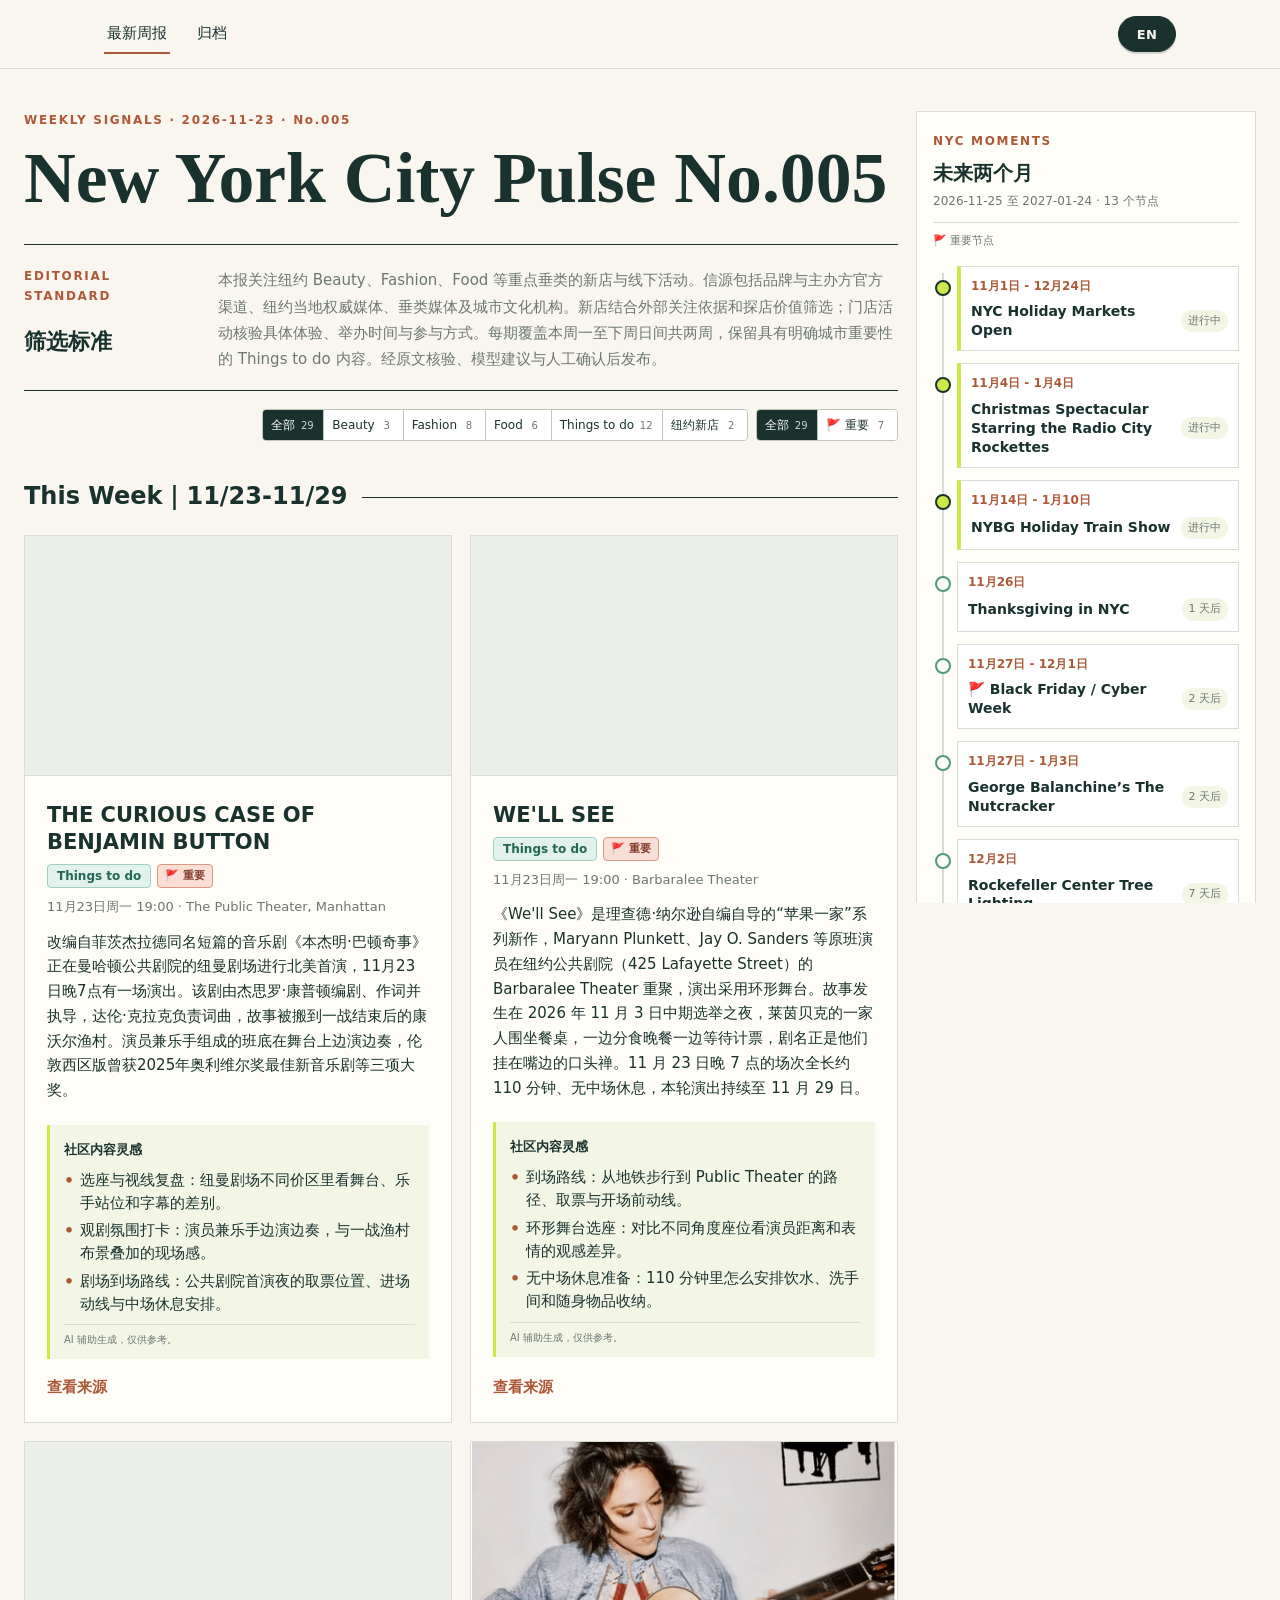
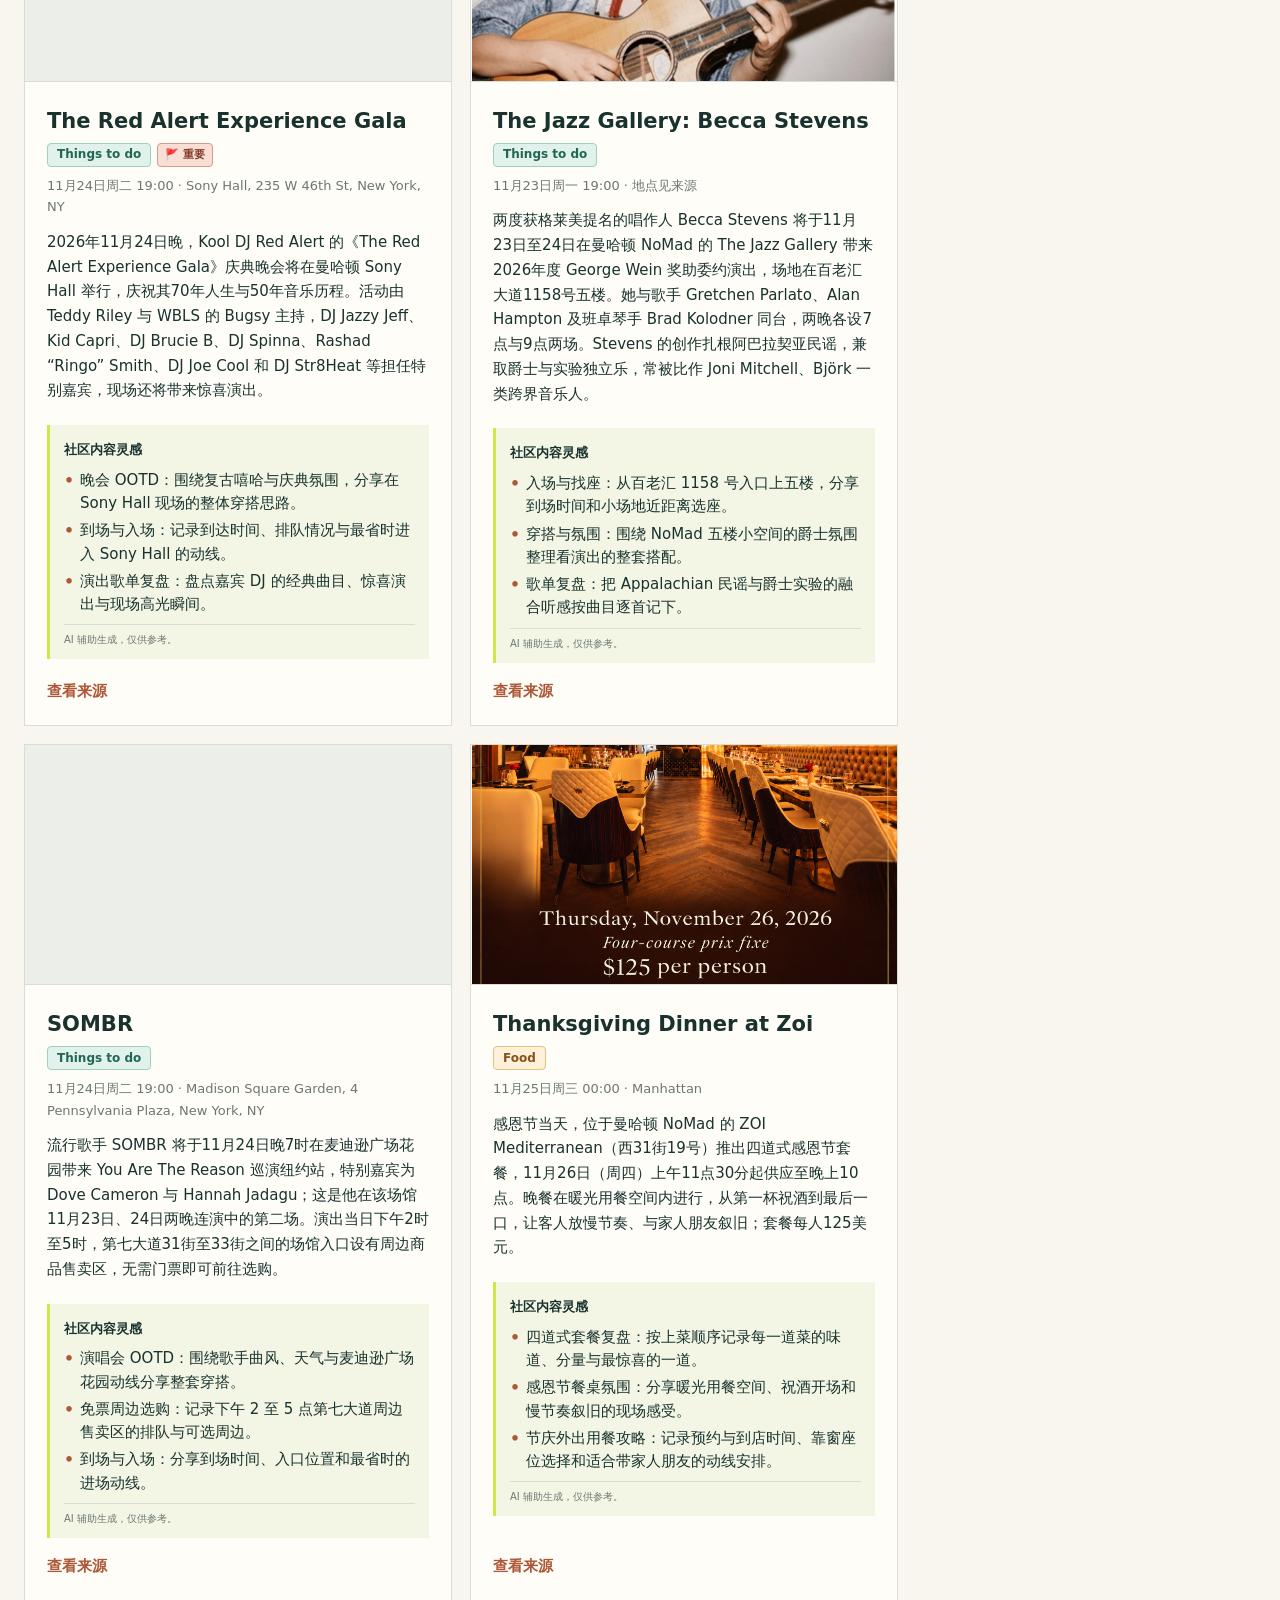
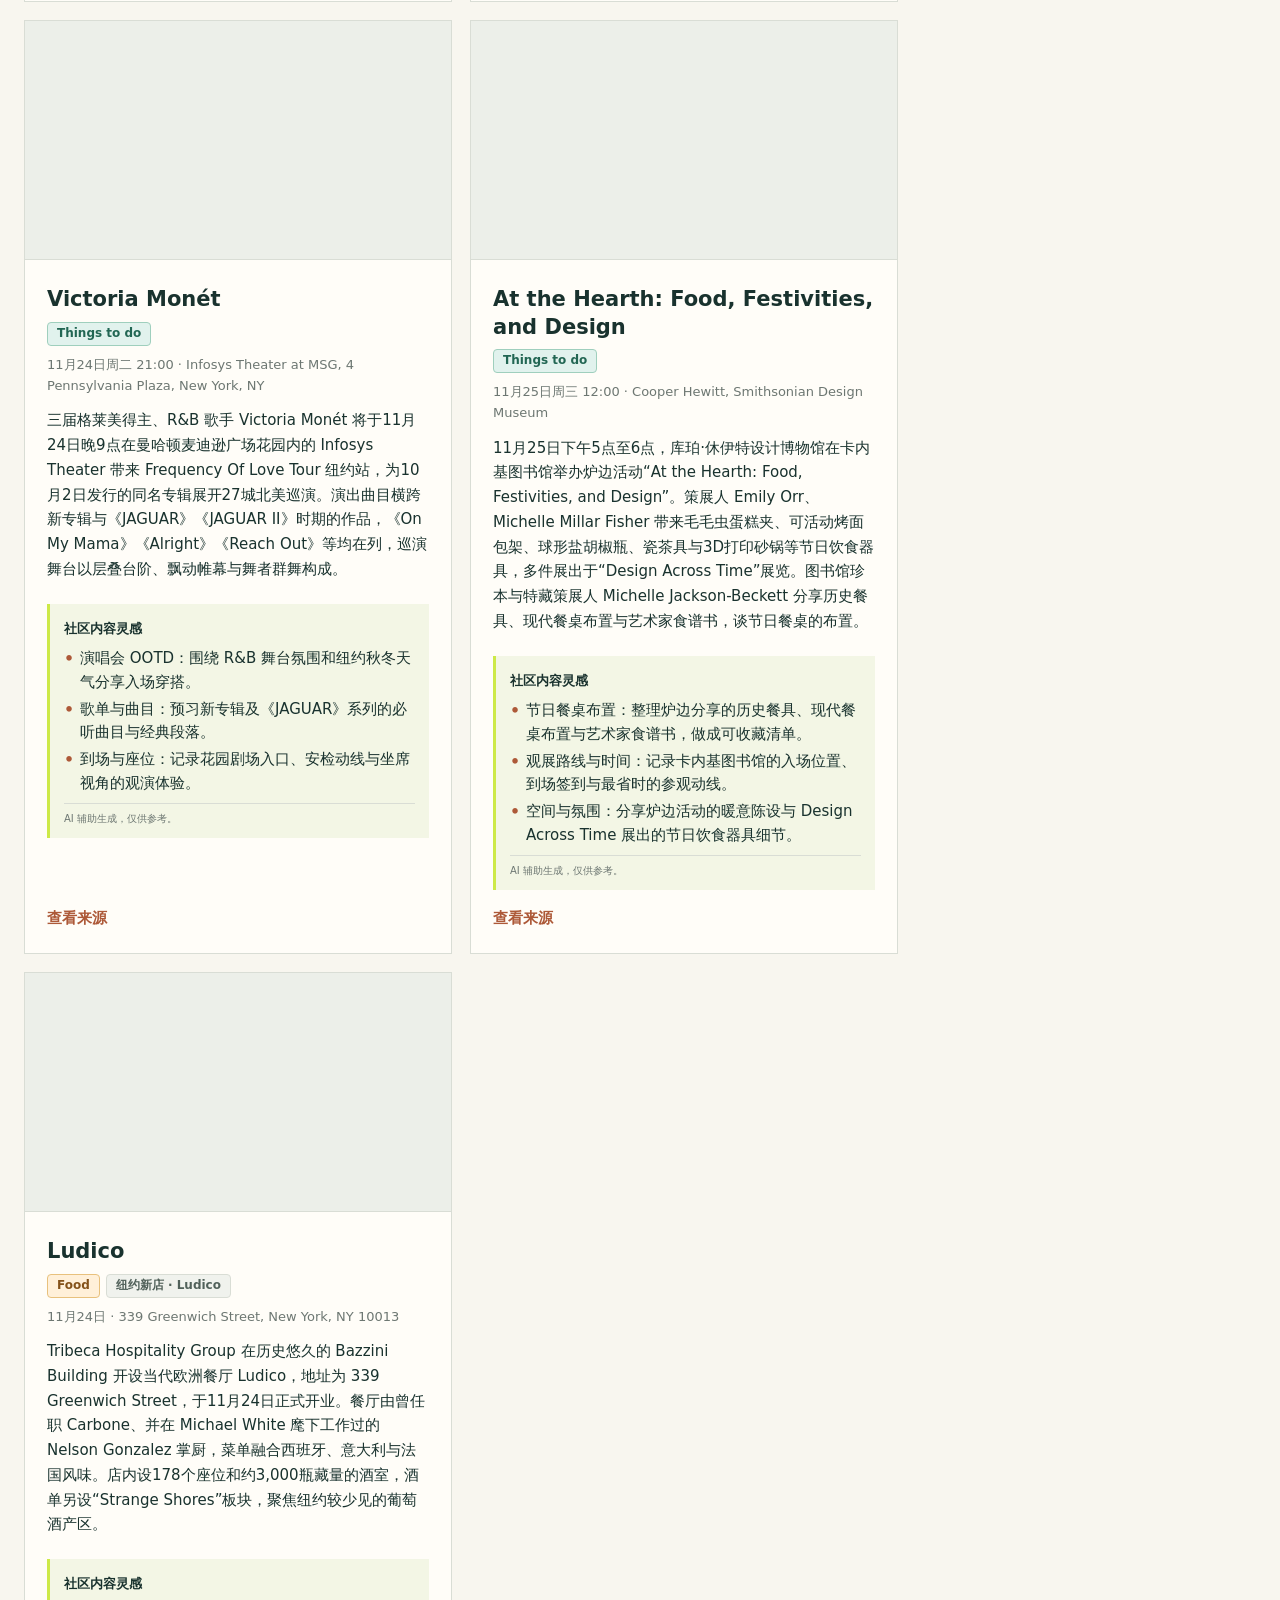
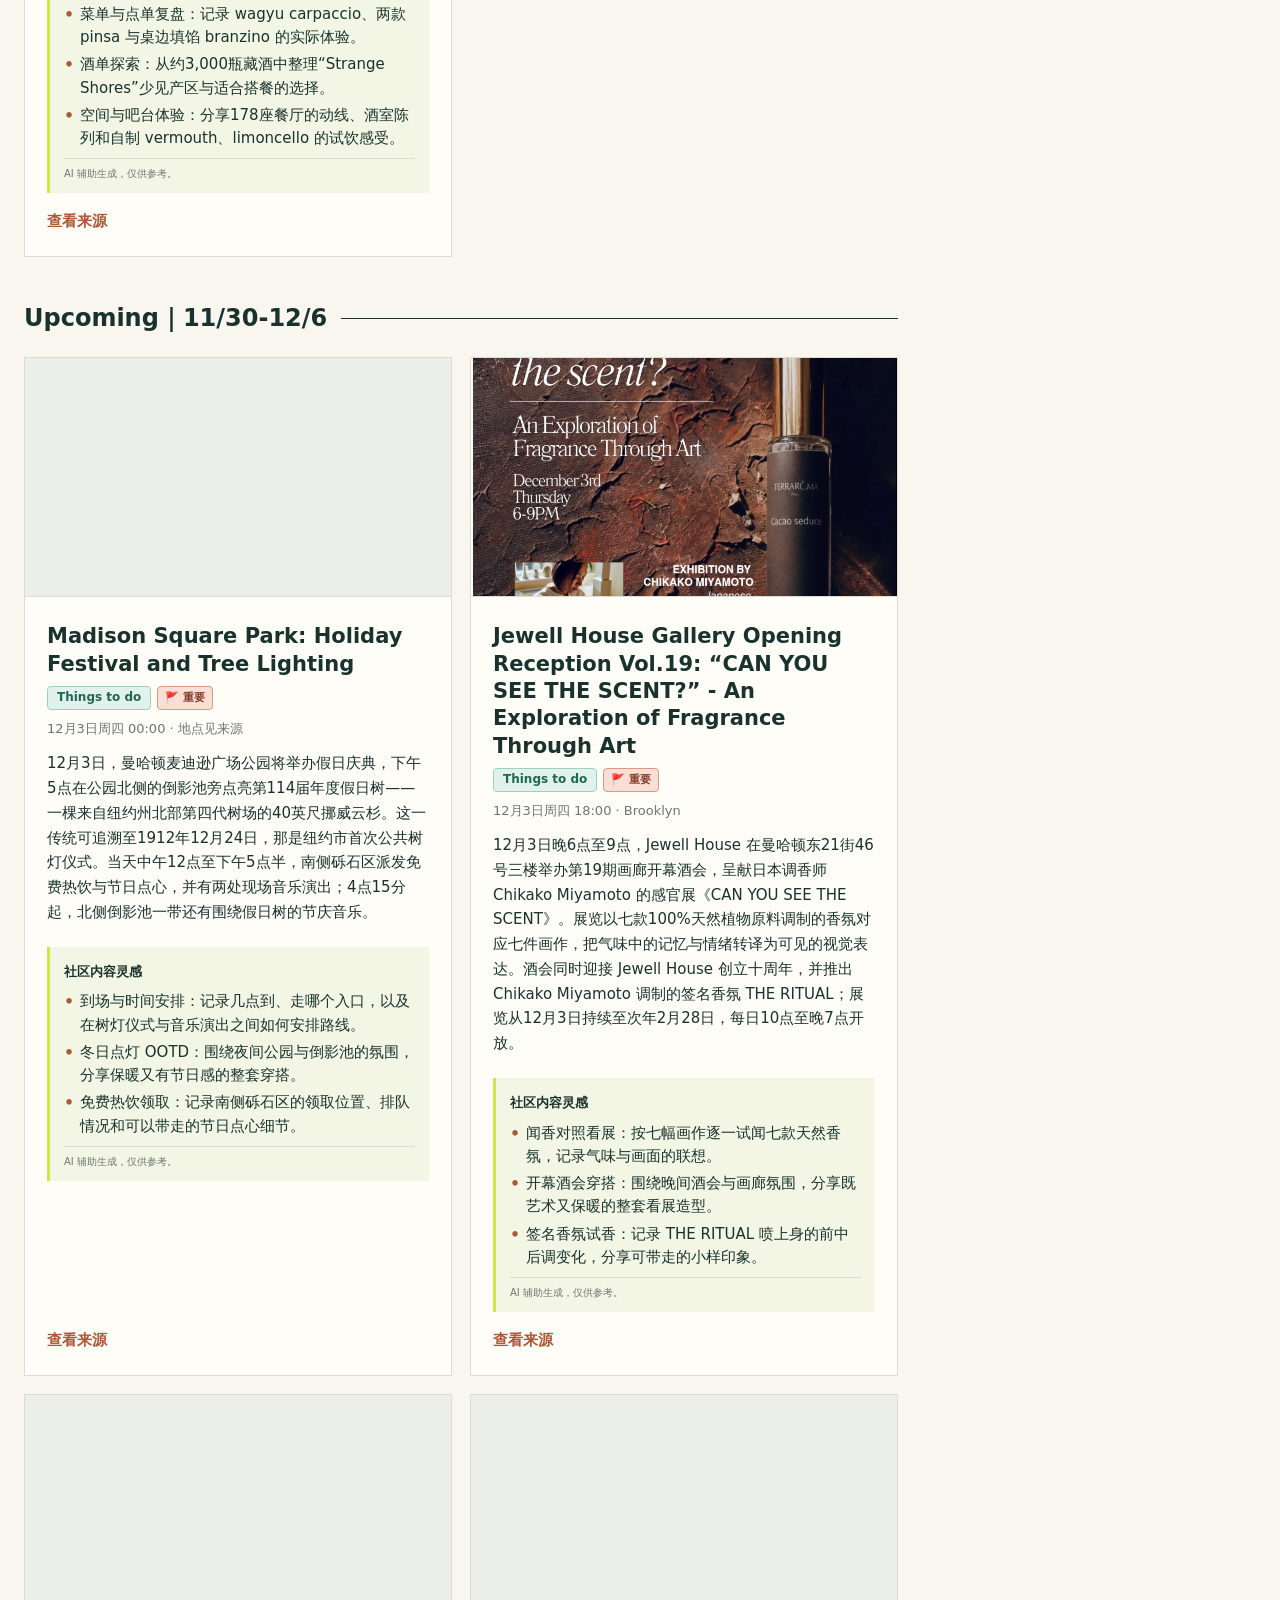
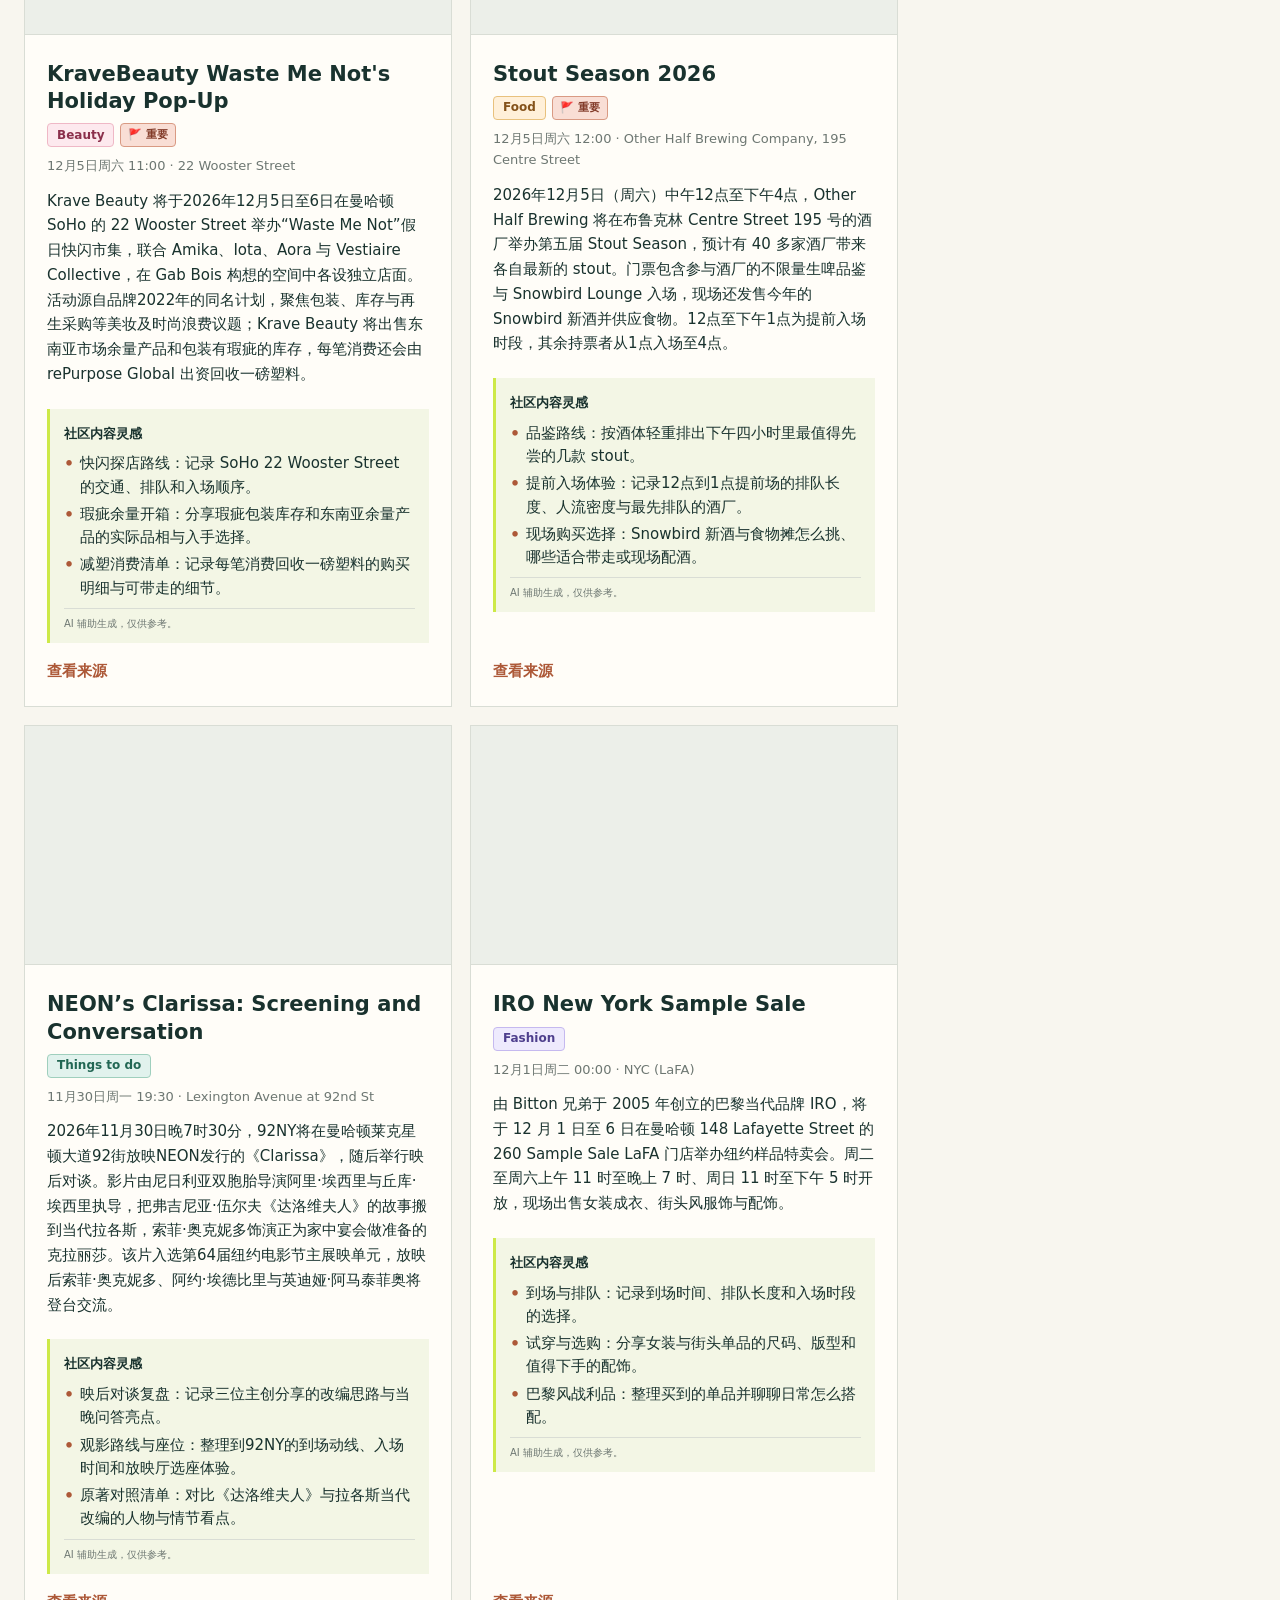
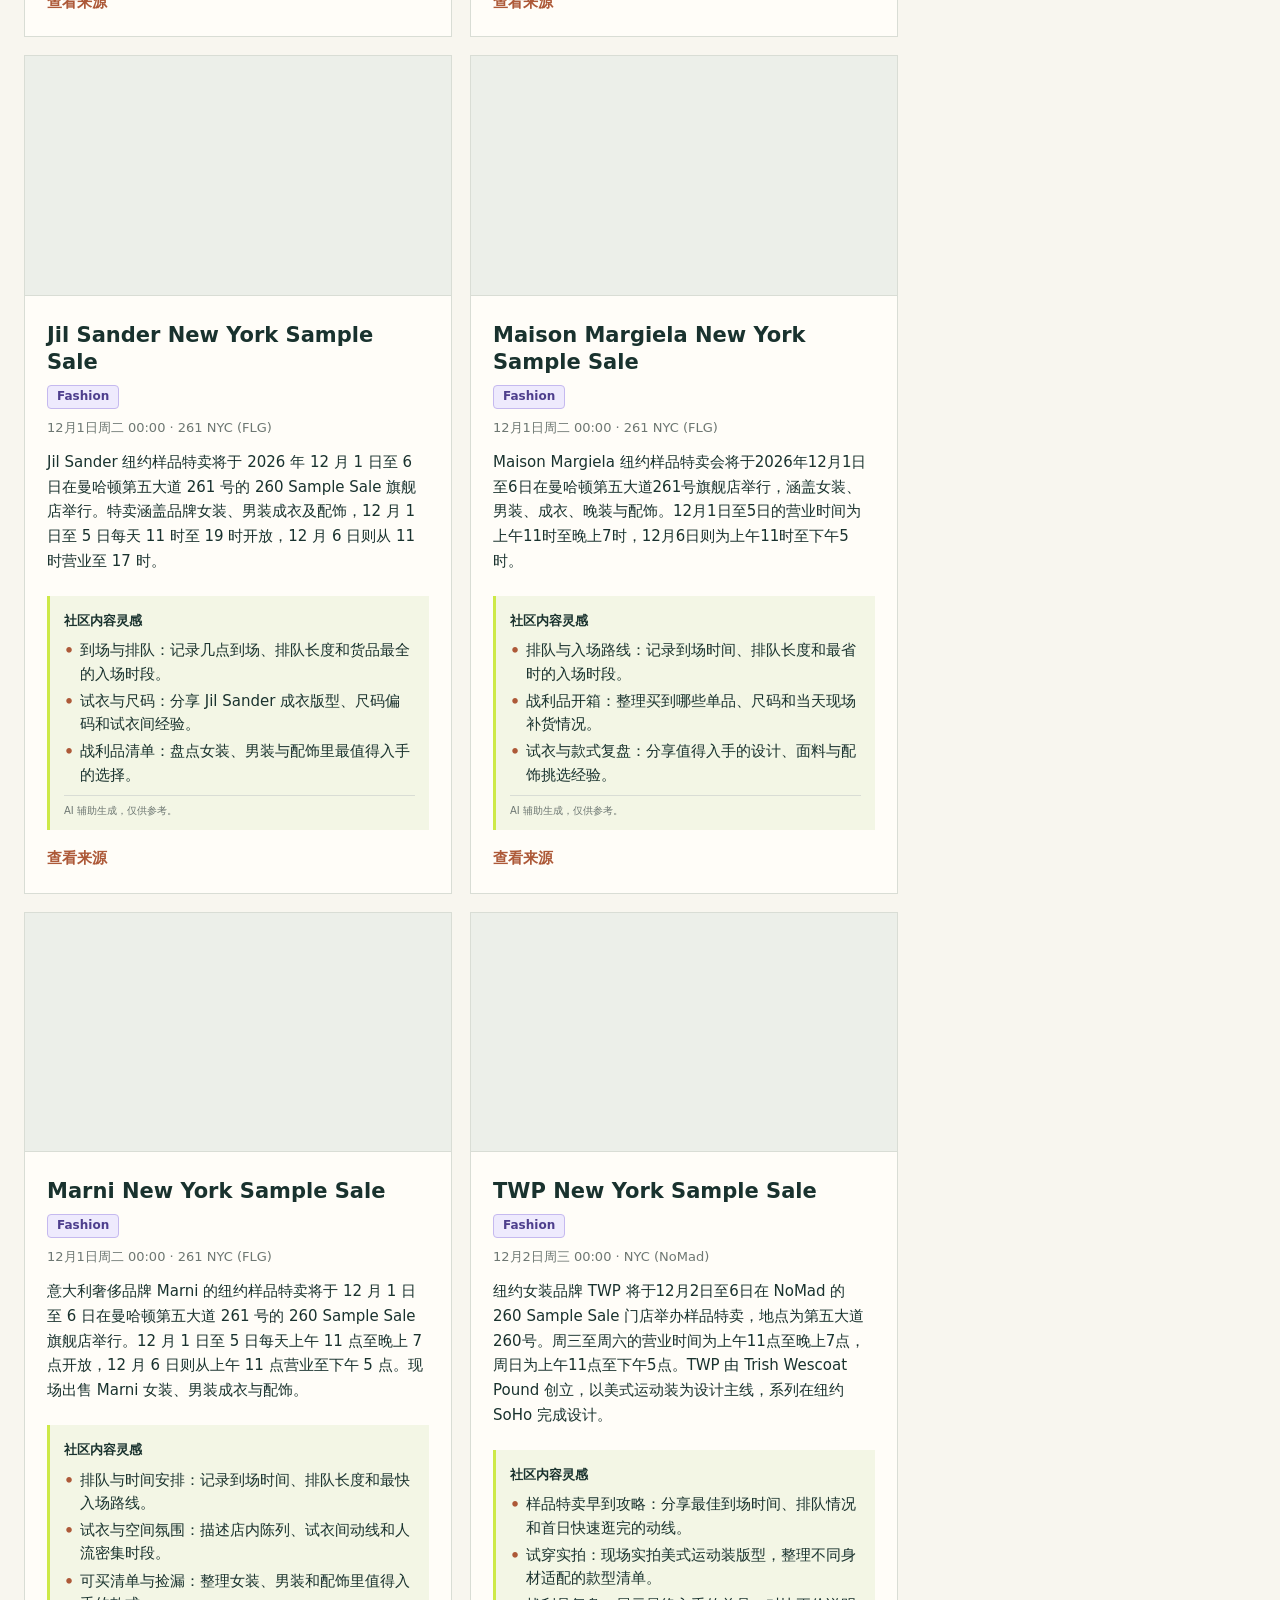
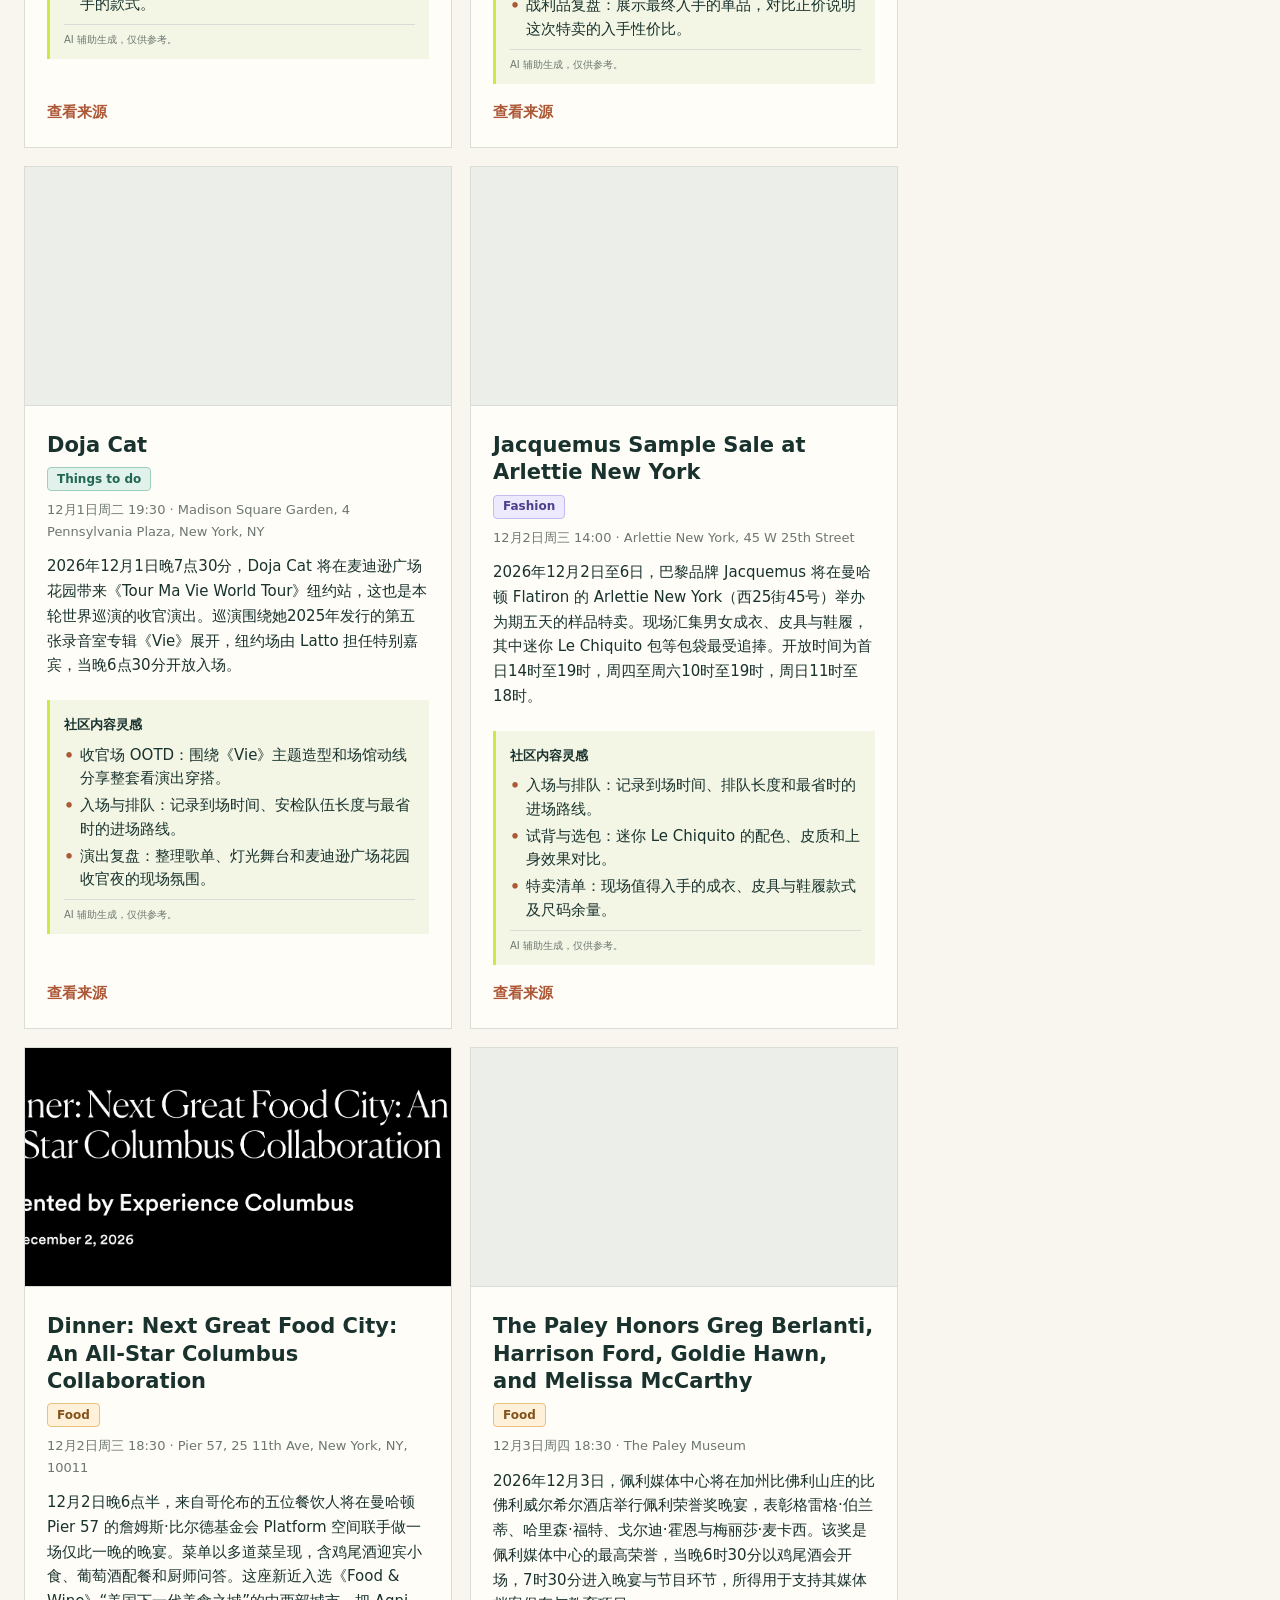
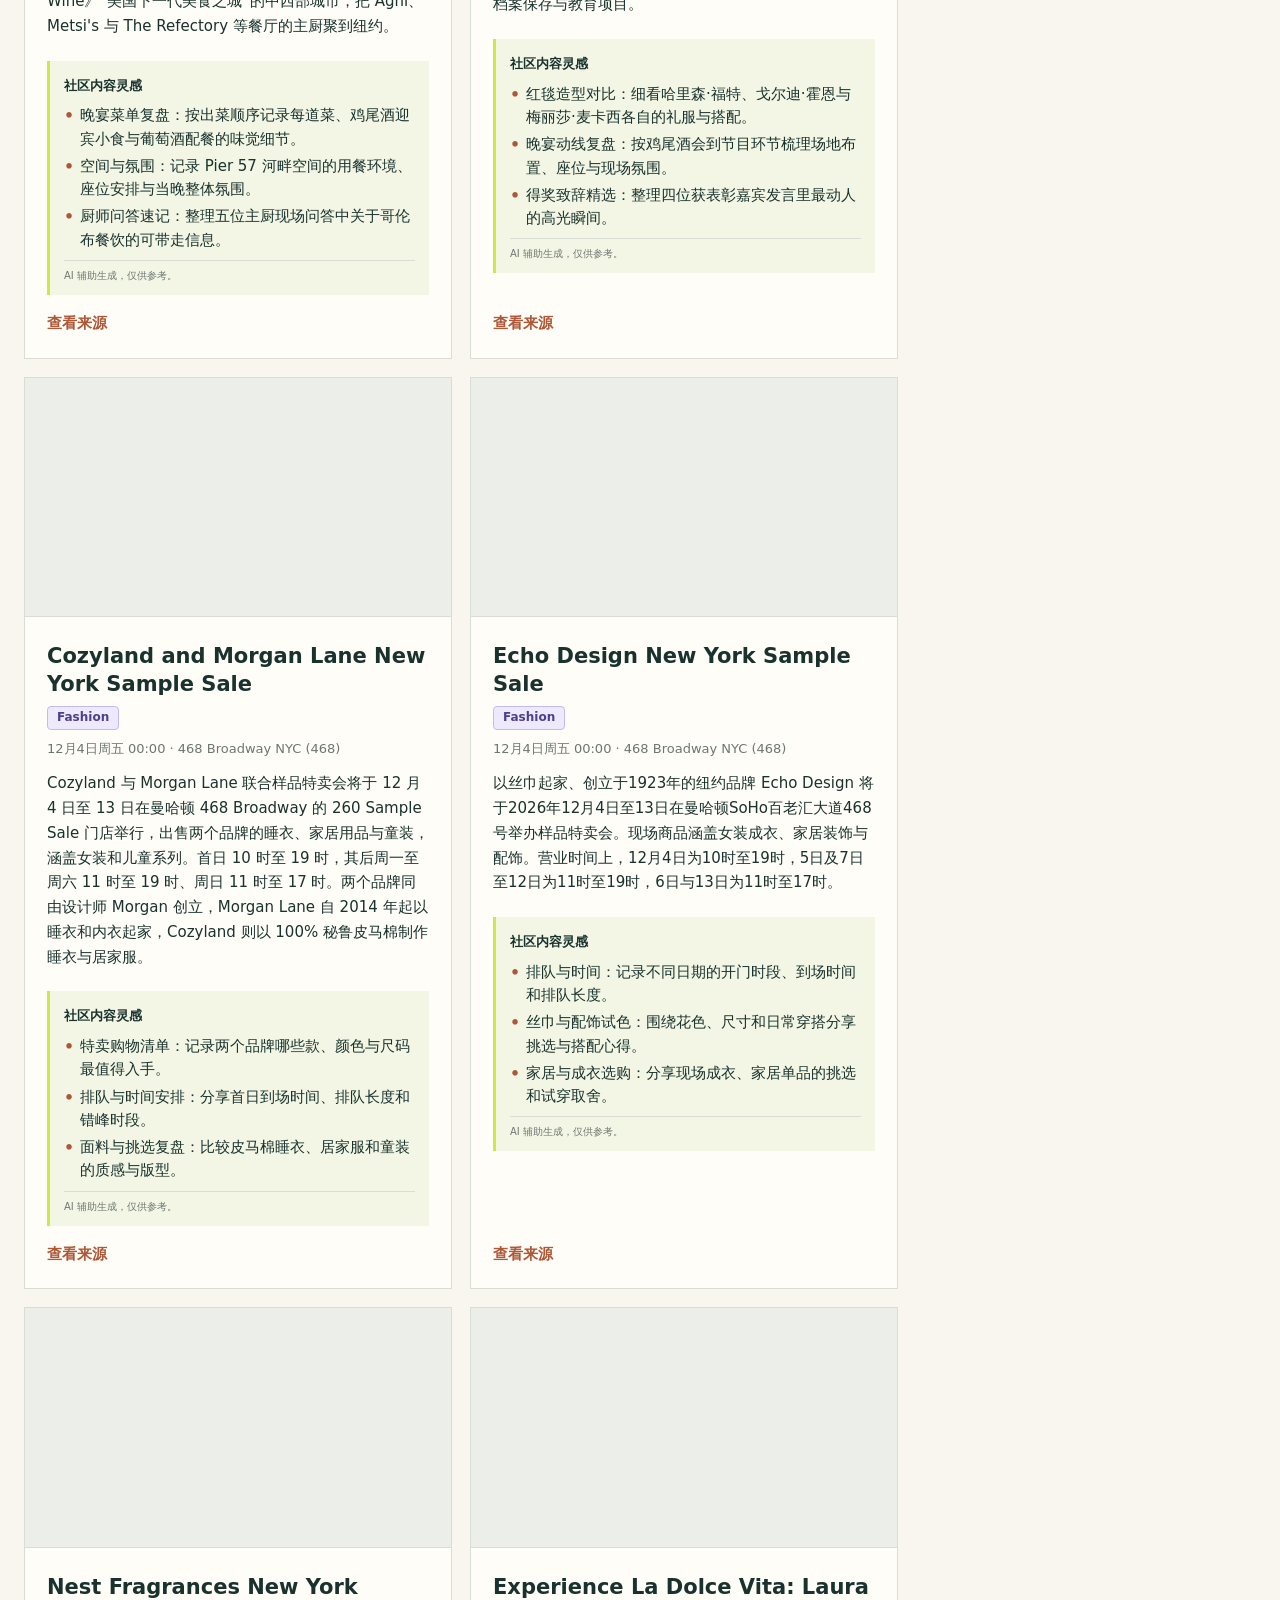
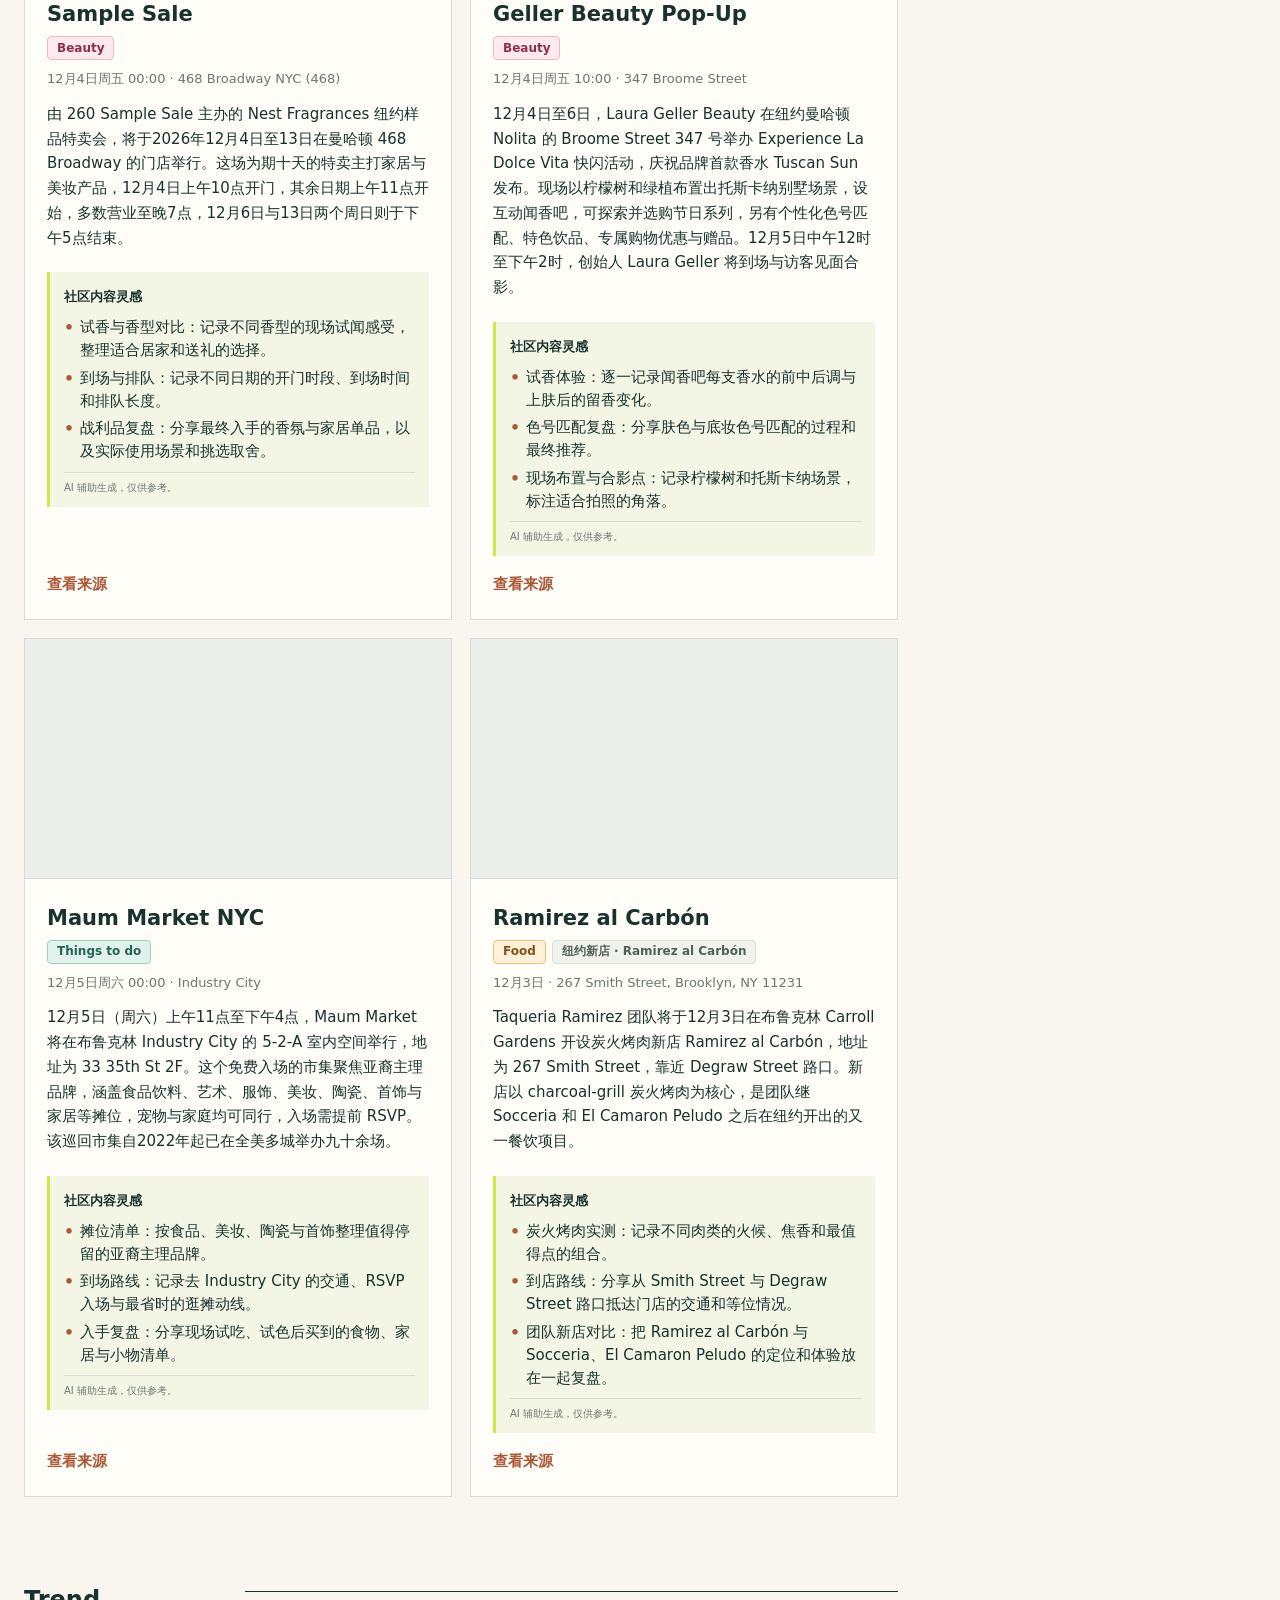
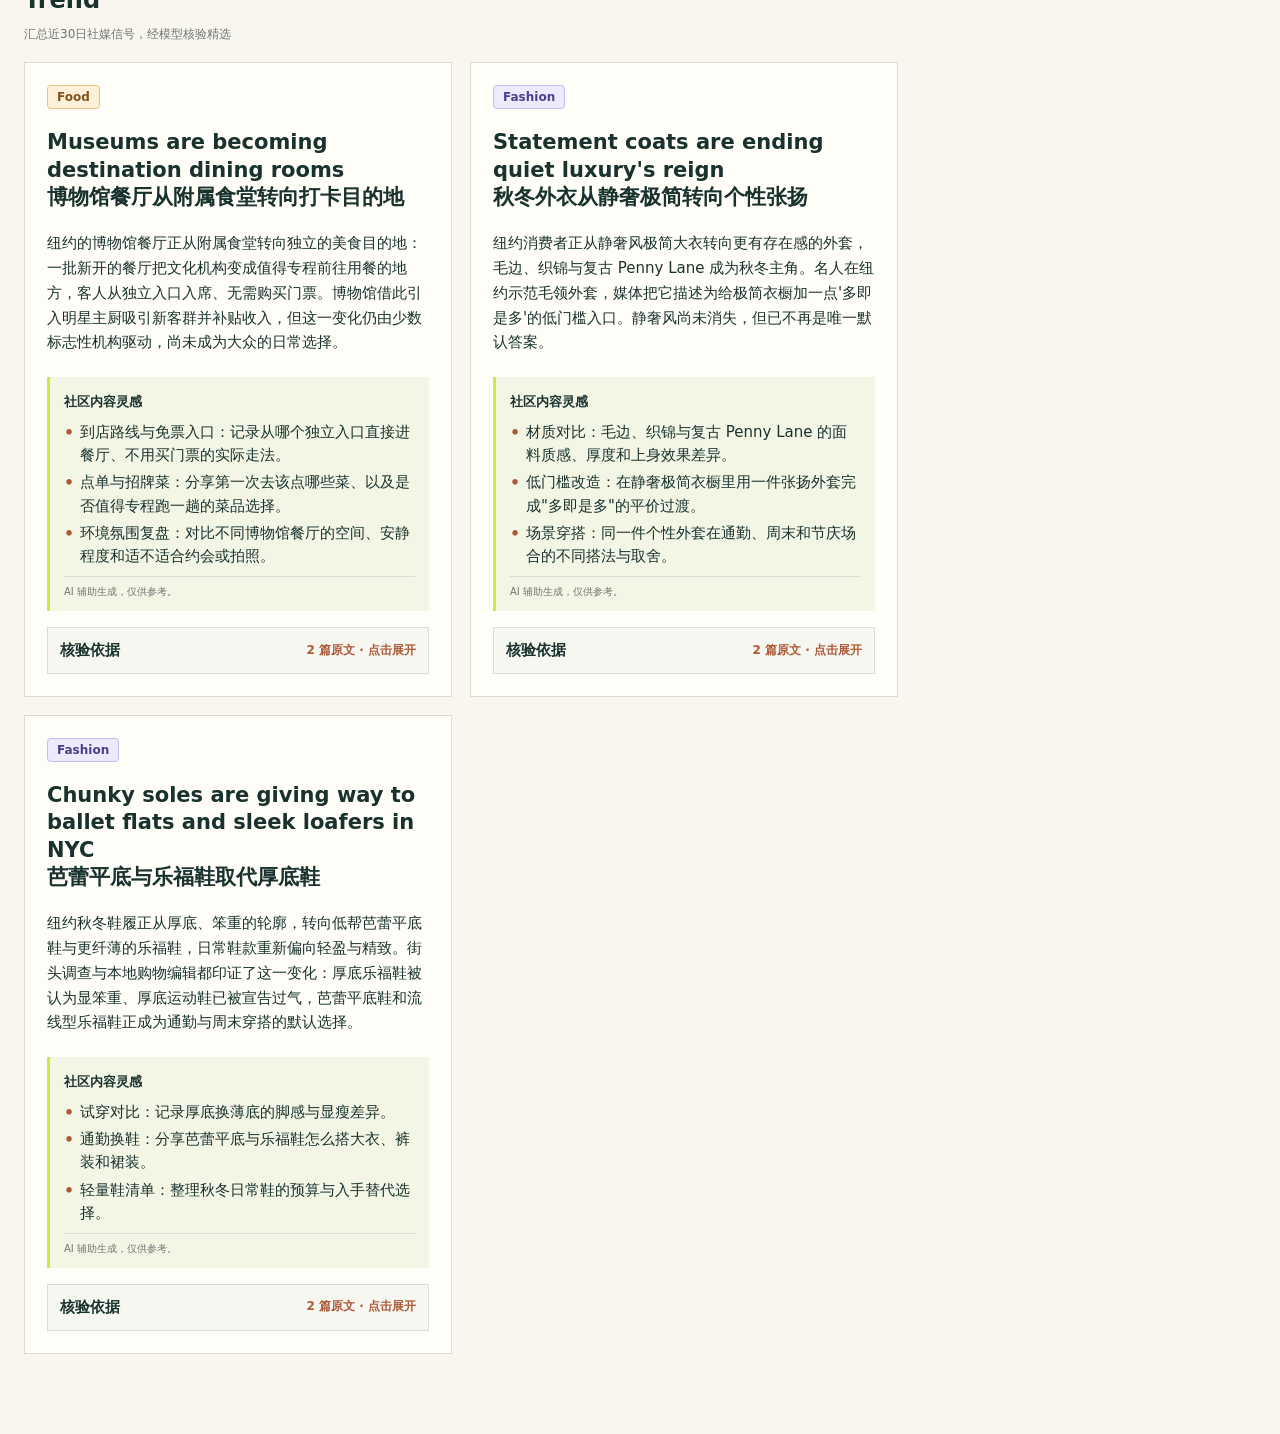
<file: index.html>
<!doctype html>
<html lang="zh-CN">
<head>
  <meta charset="utf-8">
  <meta name="viewport" content="width=device-width,initial-scale=1">
  <title>NYC Pulse Weekly</title>
  <meta name="application-name" content="NYC Pulse Weekly">
  <meta property="og:site_name" content="NYC Pulse Weekly">
  <style>
    :root{--ink:#19322e;--muted:#6d7772;--paper:#f8f6ef;--card:#fffdf8;--lime:#cde948;--rust:#ad5938;--line:#d9ddd5}
    *{box-sizing:border-box}body{margin:0;background:var(--paper);color:var(--ink);font:15px/1.65 system-ui,-apple-system,"PingFang SC",sans-serif}
    header{position:sticky;top:0;z-index:2;background:rgba(248,246,239,.95);border-bottom:1px solid var(--line);backdrop-filter:blur(8px)}
    nav{max-width:1120px;margin:auto;height:68px;display:flex;align-items:center;gap:24px;padding:0 24px}
    a{color:inherit;text-decoration:none}.brand{margin-right:auto;font-family:Georgia,"Times New Roman",serif;font-size:20px;font-weight:700;white-space:nowrap}.navlink{padding:7px 3px;border-bottom:2px solid transparent}.navlink.active{border-color:var(--rust)}.language-toggle{display:inline-grid;min-width:58px;height:36px;margin-left:auto;padding:0 15px;place-items:center;border:1px solid var(--ink);border-radius:999px;background:var(--ink);box-shadow:0 2px 0 rgb(25 50 46 / 16%);color:var(--paper);font:700 13px/1 system-ui,-apple-system,"PingFang SC",sans-serif;letter-spacing:.02em;cursor:pointer;transition:transform .15s ease,box-shadow .15s ease,background-color .15s ease,color .15s ease}.language-toggle[data-target="zh"]{border-color:#cbd2ca;background:#eef1e6;color:var(--ink);box-shadow:0 2px 0 rgb(25 50 46 / 8%)}.language-toggle:hover{transform:translateY(-1px);box-shadow:0 4px 10px rgb(25 50 46 / 15%)}.language-toggle:active{transform:translateY(1px);box-shadow:none}.language-toggle:focus-visible{outline:2px solid var(--rust);outline-offset:3px}
    main{max-width:1120px;margin:auto;padding:42px 24px 80px}main.admin-main{overflow-x:hidden}main.report-main{max-width:1480px}.eyebrow{color:var(--rust);font-size:12px;font-weight:800;letter-spacing:.14em}
    h1{font-size:clamp(30px,5vw,56px);line-height:1.1;margin:12px 0 18px;max-width:850px}.report-title{font-family:Georgia,"Times New Roman",serif;font-size:clamp(44px,5.6vw,74px);font-weight:700;letter-spacing:0;line-height:1;max-width:none}h2{font-size:24px;margin:42px 0 18px}
    .lead{font-size:17px;color:var(--muted);max-width:760px}.selection-standards{margin:30px 0 10px;border-block:1px solid var(--ink);padding:22px 0 18px}.selection-standards-head{display:grid;grid-template-columns:170px minmax(0,1fr);gap:2px 24px}.selection-standards-head .eyebrow{grid-column:1}.selection-standards-head h2{grid-column:1;margin:2px 0 0;font-size:22px;line-height:1.25}.selection-standards-head p{grid-column:2;grid-row:1/3;margin:0;color:var(--muted);line-height:1.75}.selection-standard-grid{display:grid;grid-template-columns:repeat(2,minmax(0,1fr));gap:0;margin-top:20px;border-top:1px solid var(--line)}.selection-standard-grid article{padding:16px 20px 4px 0}.selection-standard-grid article+article{padding-left:20px;border-left:1px solid var(--line)}.selection-standard-grid h3{margin:0 0 7px;font-size:16px}.selection-standard-grid p{margin:0;line-height:1.75}.selection-evidence{margin:16px 0 0;padding-top:14px;border-top:1px solid var(--line);color:var(--muted);line-height:1.75}.report-filter-controls{display:flex;justify-content:flex-end;margin:18px 0 -6px}.weekline{display:flex;gap:14px;align-items:center;margin:42px 0 18px}.weekline>h2{margin:0}.rule{height:1px;background:var(--ink);flex:1}.report-filter{display:flex;flex-wrap:wrap;justify-content:flex-end;gap:8px}.report-filter-group{display:flex;overflow:hidden;border:1px solid #bfc7bd;border-radius:4px;background:white}.report-filter button{height:30px;padding:4px 8px;border:0;border-right:1px solid #bfc7bd;border-radius:0;background:white;color:var(--ink);font-size:12px;white-space:nowrap}.report-filter button:last-child{border-right:0}.report-filter button.active{background:var(--ink);color:white}.report-filter span{display:inline-block;min-width:16px;margin-left:4px;color:var(--muted);font-size:10px}.report-filter button.active span{color:rgba(255,255,255,.8)}.importance-chip{display:inline-flex;align-items:center;min-height:24px;padding:3px 9px;border:1px solid transparent;border-radius:4px;font-size:12px;font-weight:750;line-height:1.25;white-space:nowrap}.importance-chip.is-high{background:#f9ded5;border-color:#d99a83;color:#823b29}.importance-chip.is-medium{background:#fff0d9;border-color:#e8c17d;color:#84521a}.importance-chip.is-low{background:#e1f2ed;border-color:#9fcfbd;color:#226653}
    .grid{display:grid;grid-template-columns:repeat(2,minmax(0,1fr));gap:18px}.event{background:var(--card);border:1px solid var(--line);padding:22px;min-height:220px;display:flex;flex-direction:column}.event-image-link{display:block;width:calc(100% + 44px);aspect-ratio:16/9;margin:-22px -22px 14px;border-bottom:1px solid var(--line);background:#ecefe9;overflow:hidden}.event-image{display:block;width:100%;height:100%;object-fit:cover}.image-credit{margin:8px 0 0;color:var(--muted);font-size:11px}.image-credit a{color:var(--rust)}
    .event h3{font-size:21px;line-height:1.3;margin:12px 0 8px}.event .event-labels{margin:0 0 8px}.trend-rule{display:block;margin-top:-14px;color:var(--muted);font-size:12px;font-weight:500}.meta{color:var(--muted);font-size:13px}.summary{margin:12px 0 18px}.source{margin-top:auto;color:var(--rust);font-weight:700}
    .event-labels,.moment-tags{display:flex;flex-wrap:wrap;gap:6px}.label-chip,.tag{display:inline-flex;align-items:center;min-height:24px;padding:3px 9px;border:1px solid transparent;border-radius:4px;font-size:12px;font-weight:750;line-height:1.25;white-space:nowrap}.label-chip.is-beauty{background:#fde9ee;border-color:#efb8c6;color:#8b304c}.label-chip.is-fashion{background:#eeeafd;border-color:#c5b9ef;color:#4e3f8d}.label-chip.is-food{background:#fff0d9;border-color:#e8c17d;color:#84521a}.label-chip.is-play{background:#e1f2ed;border-color:#9fcfbd;color:#226653}.label-chip.is-neutral,.tag{background:#f0f2ed;border-color:#d9ddd5;color:#51615a}.label-chip.is-fallback{border-style:dashed}.source-tags{margin-top:7px}.empty{padding:34px;border:1px dashed var(--line);color:var(--muted)}
    .archive-row{display:flex;justify-content:space-between;border-top:1px solid var(--line);padding:18px 0}.adminbar{display:flex;gap:10px;flex-wrap:wrap;margin:22px 0}
    button,input,select,textarea{font:inherit;border:1px solid #bfc7bd;background:white;padding:9px 12px;border-radius:4px}button{cursor:pointer;background:var(--ink);color:white;border-color:var(--ink)}button.ghost{background:white;color:var(--ink)}button.danger{background:white;color:#9d382d;border-color:#d9a096}.row-actions{display:flex;gap:6px;align-items:center}.row-actions button{padding:6px 9px;font-size:12px;white-space:nowrap}.candidate-row-actions{min-width:76px}.split-delete{display:flex;align-items:stretch;position:relative}.split-delete>.danger{border-radius:4px 0 0 4px}.candidate-action-menu{position:relative}.candidate-action-menu>summary{display:grid;place-items:center;width:30px;height:100%;min-height:32px;border:1px solid #d9a096;border-left:0;border-radius:0 4px 4px 0;background:white;color:#9d382d;cursor:pointer;list-style:none;font-size:17px;line-height:1}.candidate-action-menu>summary::-webkit-details-marker{display:none}.candidate-action-menu-list{position:absolute;top:calc(100% + 5px);left:0;z-index:8;width:max-content;min-width:176px;padding:5px;background:white;border:1px solid var(--line);box-shadow:0 8px 24px rgba(25,50,46,.16)}.candidate-action-menu-list button{width:100%;padding:8px 10px;background:white;color:#9d382d;border:0;text-align:left;white-space:nowrap}.candidate-action-menu-list button:hover,.candidate-action-menu-list button:focus{background:#faece8}
    .review-workspace{min-width:0;max-width:100%;margin-top:30px}.review-workspace-head{display:flex;align-items:flex-end;justify-content:space-between;gap:24px;padding-bottom:14px;border-bottom:1px solid var(--line)}.review-workspace-head h2{margin:0;font-size:22px}.review-workspace-head p{margin:3px 0 0;color:var(--muted);font-size:13px}.review-tabs{display:flex;border:1px solid #bfc7bd;border-radius:4px;overflow:hidden;background:white;flex:none}.review-tab{height:42px;min-width:150px;border:0;border-right:1px solid #bfc7bd;border-radius:0;background:white;color:var(--ink);white-space:nowrap}.review-tab:last-child{border-right:0}.review-tab.active{background:var(--ink);color:white}.review-tab span{display:inline-block;min-width:22px;margin-left:7px;padding:0 6px;border-radius:99px;background:#ecefe9;color:var(--muted);font-size:11px;line-height:21px}.review-tab.active span{background:rgba(255,255,255,.18);color:white}.review-panel{min-width:0;max-width:100%;margin-top:14px}.review-context{display:flex;align-items:center;justify-content:space-between;gap:20px;margin:0 0 12px;padding:14px 16px;background:var(--card);border:1px solid var(--line)}.review-context strong,.review-context span{display:block}.review-context span{color:var(--muted);font-size:13px}
    .candidate-coverage{margin:18px 0 0;border:1px solid var(--line);background:white}.candidate-coverage-head{display:flex;align-items:center;justify-content:space-between;gap:16px;padding:11px 14px;border-bottom:1px solid var(--line)}.candidate-coverage-head strong{font-size:14px}.candidate-coverage-head span{color:var(--muted);font-size:12px}.candidate-coverage-grid{display:grid;grid-template-columns:repeat(4,minmax(0,1fr))}.coverage-metric{display:grid;grid-template-columns:1fr auto;grid-template-rows:auto auto;gap:2px 12px;min-width:0;padding:12px 14px;border:0;border-right:1px solid var(--line);border-radius:0;background:white;color:var(--ink);text-align:left}.coverage-metric:last-child{border-right:0}.coverage-metric:hover{background:var(--paper)}.coverage-metric span{overflow:hidden;text-overflow:ellipsis;white-space:nowrap;font-size:12px;font-weight:750}.coverage-metric strong{grid-row:1/3;grid-column:2;align-self:center;font-size:24px;line-height:1}.coverage-metric small{color:var(--muted);font-size:11px}.coverage-metric.is-alert{box-shadow:inset 3px 0 #c97868}.coverage-metric.is-ready{box-shadow:inset 3px 0 #7ba366}.candidate-filters{margin:14px 0;padding:16px;background:var(--card);border:1px solid var(--line)}.filter-main{display:grid;grid-template-columns:minmax(280px,1fr) 180px auto;gap:10px;align-items:end}.candidate-search span,.state-filter span{display:block;margin-bottom:4px;color:var(--muted);font-size:12px;font-weight:750}.candidate-search input,.state-filter select{width:100%;height:44px}.clear-filters{height:44px;white-space:nowrap}.filter-sub{display:flex;align-items:center;justify-content:space-between;gap:16px;margin-top:14px;padding-top:14px;border-top:1px solid var(--line)}.vertical-tabs{display:flex;align-items:center;gap:0;border:1px solid #bfc7bd;border-radius:4px;overflow:hidden;background:white}.vertical-tab{min-width:90px;height:38px;padding:7px 12px;border:0;border-right:1px solid #bfc7bd;border-radius:0;background:white;color:var(--ink);white-space:nowrap}.vertical-tab:last-child{border-right:0}.vertical-tab.active{background:var(--ink);color:white}.vertical-tab span{display:inline-block;min-width:20px;margin-left:6px;padding:0 5px;border-radius:99px;background:#ecefe9;color:var(--muted);font-size:11px;line-height:20px}.vertical-tab.active span{background:rgba(255,255,255,.18);color:white}.filter-result{display:flex;gap:14px;color:var(--muted);font-size:13px;white-space:nowrap}.review-decision-dashboard{position:sticky;top:80px;z-index:3;margin:0 0 14px;border:1px solid var(--line);background:white;box-shadow:0 8px 18px rgba(25,50,46,.1)}.decision-dashboard-head{display:flex;align-items:center;justify-content:space-between;gap:12px;padding:10px 14px;border-bottom:1px solid var(--line)}.decision-dashboard-head strong{font-size:14px}.decision-dashboard-head span{color:var(--muted);font-size:12px}.decision-dashboard-grid{display:grid;grid-template-columns:1fr 1fr}.decision-dashboard-grid>section{padding:12px 14px}.decision-dashboard-grid>section+section{border-left:1px solid var(--line)}.decision-dashboard-grid h3{margin:0 0 9px;color:var(--muted);font-size:12px}.decision-metrics{display:grid;grid-template-columns:repeat(4,minmax(0,1fr));gap:8px}.decision-metric{min-width:0;padding:7px 8px;border-left:3px solid var(--line);background:var(--paper)}.decision-metric span,.decision-metric strong{display:block}.decision-metric span{overflow:hidden;text-overflow:ellipsis;white-space:nowrap;color:var(--muted);font-size:11px}.decision-metric strong{margin-top:1px;font-size:19px;line-height:1.2}.decision-metric.is-include{border-color:#7ba366}.decision-metric.is-review{border-color:#d7a74d}.decision-metric.is-exclude{border-color:#c97868}.decision-metric.is-pending{border-color:#aab4ad}
    .tablewrap{min-width:0;max-width:100%;overflow:auto;background:white;border:1px solid var(--line)}table{border-collapse:collapse;width:100%;min-width:920px}th,td{padding:11px;border-bottom:1px solid var(--line);text-align:left;vertical-align:top}th{font-size:12px;color:var(--muted)}.candidate-link{font-weight:750;text-decoration:underline;text-decoration-color:#b6c0b8;text-underline-offset:3px}.candidate-link:hover,.candidate-link:focus{color:var(--rust);text-decoration-color:var(--rust)}
    .scores{display:grid;grid-template-columns:repeat(4,1fr);gap:10px}.drawer{background:white;border:1px solid var(--line);padding:22px;margin-top:18px}.drawer label{display:block;margin:9px 0 4px;font-weight:700}.drawer input,.drawer textarea,.drawer select{width:100%}.hidden{display:none}.notice{padding:10px 14px;background:#edf5c8;margin:12px 0}
    .event-group-row>td{background:#fffef8}.event-children{margin-top:10px;border:1px solid var(--line);background:var(--paper)}.event-children summary{cursor:pointer;padding:8px 10px;font-weight:750;color:var(--rust)}.event-child-list{border-top:1px solid var(--line)}.event-child{display:flex;justify-content:space-between;gap:12px;padding:9px 10px;border-bottom:1px solid var(--line)}.event-child:last-child{border-bottom:0}.event-child b,.event-child span{display:block}.event-child span{color:var(--muted);font-size:12px}.event-child .row-actions{flex:none}
    .candidate-review-table{min-width:1080px}.candidate-review-table th:nth-child(2){min-width:260px}.candidate-review-table th:nth-child(5){width:380px;min-width:380px}.new-store-review-table{min-width:1080px}.new-store-review-table th:nth-child(1){width:82px}.new-store-review-table th:nth-child(2){width:31%;min-width:290px}.new-store-review-table th:nth-child(3){width:180px}.new-store-review-table th:nth-child(4){width:130px}.new-store-review-table td{overflow-wrap:anywhere}.candidate-summary{margin:7px 0;color:var(--ink);font-size:13px;line-height:1.55}.new-store-pending{margin-top:18px}.new-store-pending article>div{min-width:0}.new-store-pending p{margin:4px 0}.review-feedback{display:grid;gap:10px}.model-review{padding-left:10px;border-left:3px solid var(--line)}.model-review.is-empty{color:var(--muted);font-size:12px}.model-review span,.model-review strong{display:block}.model-review .review-label{color:var(--muted);font-size:11px;font-weight:750}.model-review strong{margin:2px 0;font-size:15px}.model-review>span:last-of-type{color:var(--muted);font-size:12px}.model-review p{margin:5px 0 0;font-size:12px;line-height:1.55}.model-review .evidence-gap{color:#934631}.verdict-0{color:#386042}.verdict-1{color:#8a5a18}.verdict-2{color:#9d382d}.feedback-choice{display:grid;grid-template-columns:repeat(3,minmax(0,1fr));border:1px solid #bfc7bd;border-radius:4px;overflow:hidden}.feedback-choice button{min-height:34px;padding:5px 7px;border:0;border-right:1px solid #bfc7bd;border-radius:0;background:white;color:var(--ink);font-size:11px}.feedback-choice button:last-child{border-right:0}.feedback-choice button.active{background:var(--ink);color:white}.feedback-detail{border-top:1px solid var(--line)}.feedback-detail summary{cursor:pointer;padding:7px 0;color:var(--rust);font-size:12px;font-weight:750}.feedback-detail label{display:block;margin-top:7px;color:var(--muted);font-size:11px;font-weight:750}.feedback-detail select,.feedback-detail textarea{display:block;width:100%;margin-top:3px;padding:7px 8px;color:var(--ink);font-size:12px}.clear-review-feedback{margin-top:8px;padding:5px 8px;font-size:11px}.event-child-main{min-width:0;flex:1}.review-feedback.compact{margin-top:9px;padding-top:9px;border-top:1px dashed var(--line)}.review-feedback.compact .model-review p{max-width:660px}.review-feedback.compact .feedback-choice{max-width:360px}
    .public-child-list{margin:4px 0 16px;border-top:1px solid var(--line);border-bottom:1px solid var(--line)}.public-child-list summary{cursor:pointer;padding:8px 0;font-weight:750;color:var(--rust)}.public-child-list>div{display:grid;grid-template-columns:1fr auto;gap:2px 12px;padding:8px 0;border-top:1px solid var(--line)}.public-child-list span{color:var(--muted);font-size:12px}.public-child-list a{grid-column:2;grid-row:1/3;color:var(--rust);align-self:center;font-size:12px}
    .report-preview{margin-top:18px;padding:28px 30px 34px}.report-preview>.modal-head{top:68px;z-index:3}.report-preview>.lead{margin:6px 0 30px;max-width:820px}.preview-section{margin-top:32px}.preview-section:first-of-type{margin-top:24px}.preview-section h3{margin:0 0 16px;padding:0 2px 10px;border-bottom:2px solid var(--ink)}.preview-section h3 small{color:var(--muted);font-weight:500}.draft-event{position:relative}.draft-event-meta{display:flex;align-items:center;gap:6px;margin:0 0 5px}.draft-origin,.importance-chip{display:inline-flex;align-items:center;min-height:22px;padding:2px 7px;border:1px solid var(--line);font-size:11px;font-weight:750}.draft-origin{background:#f3f6e5;color:#51615a}.importance-chip.is-high{background:#f9ded5;border-color:#d99a83;color:#823b29}.importance-chip.is-medium{background:#fff0d9;border-color:#e8c17d;color:#84521a}.importance-chip.is-low{background:#e1f2ed;border-color:#9fcfbd;color:#226653}.importance-chip.is-pending{background:#f0f2ed;color:#6d7772;border-style:dashed}.importance-chip.is-failed{background:#fae3de;border-color:#d9a096;color:#9d382d}.report-preview .event{min-height:0;margin:0 0 14px;padding:22px 24px 24px;border:1px solid var(--line);background:#fffef9}.report-preview .event:last-child{margin-bottom:0;border:1px solid var(--line)}.report-preview .event-image-link{width:calc(100% + 48px);max-height:420px;margin:-22px -24px 14px}.report-preview .event.is-manual-upload .event-image{object-fit:contain}.report-preview .event h3{margin:13px 0 10px}.report-preview .event .meta{margin-bottom:2px}.report-preview .event .summary{margin:14px 0 16px;line-height:1.8}.report-preview .event .source{margin-top:2px}.report-preview .modal-head .row-actions{flex-wrap:wrap;justify-content:flex-end}
    .draft-banner{display:flex;align-items:center;justify-content:space-between;gap:20px;margin:18px 0;padding:18px 20px;background:#f3f6e5;border:2px solid var(--ink);box-shadow:5px 5px 0 var(--lime)}.draft-banner h2{margin:3px 0;font-size:22px}.draft-banner p{margin:0;color:var(--muted)}#drawer:not(:empty){margin:18px 0 24px}
    body.modal-open{overflow:hidden}.modal-backdrop{position:fixed;inset:0;z-index:20;display:grid;place-items:center;padding:24px;background:rgba(25,50,46,.55);backdrop-filter:blur(3px)}.modal-dialog{width:min(820px,100%);max-height:calc(100vh - 48px);overflow:auto;margin:0;box-shadow:0 24px 70px rgba(12,26,23,.28)}.modal-head{position:sticky;top:-22px;z-index:1;display:flex;align-items:center;justify-content:space-between;margin:-22px -22px 14px;padding:18px 22px 12px;background:white;border-bottom:1px solid var(--line)}.modal-head h2{margin:0}.modal-close{padding:6px 10px}
    .statusgrid{display:grid;grid-template-columns:repeat(6,1fr);gap:10px;margin:24px 0}.statusgrid>div{background:var(--card);border:1px solid var(--line);padding:14px}.statusgrid span{display:block;color:var(--muted);font-size:12px}.statusgrid strong{display:block;margin-top:5px;font-size:16px}.statusgrid .source{display:inline-block;margin-top:5px;font-size:12px}
    .source-groups{display:grid;grid-template-columns:repeat(3,minmax(0,1fr));gap:14px;margin:20px 0 26px}.source-group{border:1px solid var(--line);padding:16px;background:var(--paper)}.source-group.official{border-top:4px solid var(--lime)}.source-group.candidate{border-top:4px solid #d9a096}.source-group.excluded{border-top:4px solid #9d382d}.source-group-head{display:flex;justify-content:space-between;gap:16px;align-items:flex-start}.source-group-head h3{margin:0;font-size:17px}.source-group-head p{margin:3px 0 12px;color:var(--muted);font-size:12px}.source-group-head>strong{font-size:24px}.source-chip-list{display:grid;grid-template-columns:1fr;gap:7px}.source-chip-list a{display:flex;justify-content:space-between;gap:8px;padding:8px 10px;background:white;border:1px solid var(--line);font-size:12px}.source-chip-list a:hover{border-color:var(--rust)}.source-chip-list small{color:var(--muted);white-space:nowrap}.source-role{display:inline-block;padding:3px 7px;border-radius:3px;background:#ecefe9;font-size:11px;white-space:nowrap}.role-official_gap_fill{background:#e6f1a8}.role-research_candidate{background:#f5ded5;color:#843b2c}
    .trend-review-list{display:grid;gap:14px}.trend-review-card{background:var(--card);border:1px solid var(--line);padding:18px}.trend-review-card.is-hidden{opacity:.48;filter:grayscale(.85)}.trend-review-head{display:flex;align-items:center;justify-content:space-between;gap:18px}.business-operations-advice{margin:4px 0 16px;padding:12px 14px;background:#f3f6e5;border-left:3px solid var(--lime)}.business-operations-advice strong{font-size:13px}.business-operations-advice ul{margin:7px 0 0;padding:0;list-style:none}.business-operations-advice li{position:relative;display:-webkit-box;overflow:hidden;margin:4px 0;padding-left:16px;-webkit-box-orient:vertical;-webkit-line-clamp:2;line-height:1.55}.business-operations-advice li::before{content:"•";position:absolute;top:0;left:0;color:var(--rust);font-size:1.05em;font-weight:800}.business-operations-advice small{display:block;margin-top:8px;padding-top:7px;border-top:1px solid var(--line);color:var(--muted);font-size:10px;line-height:1.5}.trend-evidence{margin-top:14px;border-block:1px solid var(--line)}.trend-evidence summary{cursor:pointer;padding:10px 0;font-weight:750;color:var(--rust)}.trend-evidence article{display:flex;align-items:flex-start;gap:9px;padding:10px 0;border-top:1px solid var(--line)}.trend-evidence a{color:var(--ink);font-weight:700;line-height:1.45}.evidence-source{display:inline-block;flex:none;padding:2px 7px;background:#e6ebd8;color:var(--ink)!important;font-size:11px!important;font-weight:800;line-height:1.45}
    .research-summary{display:grid;grid-template-columns:1.4fr repeat(3,.7fr) 1.2fr;border:1px solid var(--line);background:white}.research-summary>div{padding:14px 16px;border-right:1px solid var(--line)}.research-summary>div:last-child{border-right:0}.research-summary span,.research-summary strong{display:block}.research-summary span{color:var(--muted);font-size:11px}.research-summary strong{margin-top:4px;font-size:14px}.research-block{margin-top:14px;padding:18px;border:1px solid var(--line);background:var(--card)}.research-block-head{display:flex;align-items:center;justify-content:space-between;gap:16px;margin-bottom:12px}.research-block-head h3{margin:0;font-size:17px}.research-block-head>span{color:var(--muted);font-size:12px}.research-sources{display:grid;grid-template-columns:repeat(3,minmax(0,1fr));gap:1px;background:var(--line);border:1px solid var(--line)}.research-sources>div{min-width:0;padding:12px;background:white}.research-sources b,.research-sources span{display:block}.research-sources span{margin-top:2px;color:var(--muted);font-size:11px}.research-sources p{margin:7px 0 0;font-size:12px;line-height:1.5}.research-trends{display:grid;gap:10px}.research-trends>article{padding:16px;border-left:4px solid var(--lime);background:white}.research-trend-title{display:flex;align-items:flex-start;justify-content:space-between;gap:18px}.research-trend-title>div{display:flex;align-items:center;gap:9px;min-width:0}.research-trend-title h4{margin:0;font-size:18px}.research-linked{flex:none;color:#386042;font-size:12px;font-weight:750}.research-trends p{margin:9px 0}.research-trends ul,.research-block.gaps ul{margin:9px 0 0;padding-left:20px;color:var(--muted);font-size:13px}.pending-row{padding:11px 0;border-top:1px solid var(--line)}.pending-row:first-of-type{border-top:0}.pending-row p{margin:4px 0 0;color:var(--muted);font-size:13px}.trend-review-section-head{display:flex;align-items:center;justify-content:space-between;gap:18px;margin:28px 0 12px;padding-top:20px;border-top:2px solid var(--ink)}.trend-review-section-head strong,.trend-review-section-head span{display:block}.trend-review-section-head>div>span{color:var(--muted);font-size:12px}
    .source-review-table{min-width:1320px}.source-review-table th:nth-child(1){width:25%}.source-review-table th:nth-child(6){width:22%}.source-review-table textarea{min-width:250px}.source-review-table select{min-width:100px}.source-review-table input[type=number]{width:82px}.source-review-table .row-actions{min-width:190px;flex-wrap:wrap}
    .progress-panel{background:var(--card);border:1px solid var(--line);padding:16px;margin:12px 0 18px}.progress-head,.progress-stats{display:flex;justify-content:space-between;gap:16px}.progress-head strong{display:flex;align-items:center;gap:8px;font-size:15px}.progress-head span,.progress-stats{color:var(--muted);font-size:13px}.progress-track{height:12px;background:#e4e7df;border-radius:99px;overflow:hidden;margin:11px 0}.progress-bar{height:100%;width:0;background:linear-gradient(90deg,var(--lime),#9fc72e);border-radius:inherit;transition:width .35s ease}.progress-spinner{width:15px;height:15px;border:2px solid #c6d1ca;border-top-color:var(--rust);border-radius:50%;animation:spin .8s linear infinite}@keyframes spin{to{transform:rotate(360deg)}}.progress-panel.failed .progress-bar{background:#d67a61}button:disabled{opacity:.55;cursor:not-allowed}
    .report-layout{display:grid;grid-template-columns:minmax(0,1fr) 340px;gap:18px;align-items:start}.report-primary{min-width:0}.moment-calendar{position:sticky;top:88px;max-height:calc(100vh - 108px);overflow:auto}.moment-calendar-card{background:var(--card);border:1px solid var(--line);padding:16px}.moment-calendar-head h2{margin:4px 0 2px;font-size:20px}.moment-calendar-head p{margin:0;color:var(--muted);font-size:12px}.moment-legend{display:flex;flex-wrap:wrap;gap:6px 10px;margin-top:10px;padding-top:9px;border-top:1px solid var(--line);font-size:11px;color:var(--muted)}.moment-legend span{display:inline-flex;align-items:center;gap:5px;white-space:nowrap}.moment-list{position:relative;display:grid;gap:12px;margin-top:16px;padding-left:24px}.moment-list:before{content:"";position:absolute;left:9px;top:7px;bottom:7px;width:2px;background:var(--line)}.moment-node{position:relative}.moment-node:before{content:"";position:absolute;left:-22px;top:14px;width:12px;height:12px;border-radius:50%;background:var(--card);border:2px solid #4f9982;z-index:1}.moment-node.is-current:before{background:var(--lime);border-color:var(--ink)}.moment-item{background:white;border:1px solid var(--line)}.moment-node.is-current .moment-item{border-left:4px solid var(--lime)}.moment-item summary{display:grid;grid-template-columns:1fr auto;align-items:center;gap:6px 8px;padding:10px 10px;cursor:pointer;list-style:none}.moment-item summary::-webkit-details-marker{display:none}.moment-date{grid-column:1/-1;color:var(--rust);font-size:12px;font-weight:800;white-space:nowrap}.moment-item summary strong{min-width:0;font-size:14px;line-height:1.35}.moment-badge{padding:2px 7px;border-radius:99px;background:#f3f6e5;color:var(--muted);font-size:11px;white-space:nowrap}.moment-calendar-note{margin:14px 0 0;padding-top:10px;border-top:1px solid var(--line);color:var(--muted);font-size:11px;line-height:1.55}.moment-body{padding:0 10px 12px;border-top:1px solid var(--line)}.moment-body p{margin:9px 0 10px;font-size:13px;line-height:1.55}.moment-summary-zh{padding-left:8px;border-left:2px solid #d9ddd5;color:var(--muted)}.moment-tags{margin-top:10px}.moment-body .source{display:inline-block;margin-top:2px;font-size:12px}
    footer{border-top:1px solid var(--line);padding:24px;color:var(--muted);font-size:12px}
    @media(max-width:1180px){.report-layout{grid-template-columns:1fr}.moment-calendar{position:static;max-height:none}.moment-calendar-card{padding:14px}}
    @media(max-width:720px){.grid,.source-groups,.research-sources,.moment-list,.selection-standard-grid{grid-template-columns:1fr}.selection-standards{margin-top:24px;padding-top:18px}.selection-standards-head{display:block}.selection-standards-head h2{margin:3px 0 10px}.selection-standard-grid article{padding:14px 0 4px}.selection-standard-grid article+article{padding:14px 0 4px;border-left:0;border-top:1px solid var(--line)}.source-chip-list{grid-template-columns:1fr}.hide-mobile{display:none}.scores,.statusgrid{grid-template-columns:1fr 1fr}nav{gap:8px;padding:0 12px}.brand{font-size:17px}.brand-long{display:none}.navlink{font-size:13px;white-space:nowrap}.report-preview{padding:20px 16px 24px}.report-preview .event{padding:18px 16px 20px}.review-workspace-head{align-items:stretch;flex-direction:column}.review-tabs{width:100%}.review-tab{min-width:0;flex:1}.review-context,.trend-review-head{align-items:stretch;flex-direction:column}.review-context{gap:8px}.trend-review-head .row-actions{justify-content:space-between}.research-summary{grid-template-columns:1fr 1fr}.research-summary>div{border-right:1px solid var(--line);border-bottom:1px solid var(--line)}.research-summary>div:nth-child(2n){border-right:0}.research-summary>div:last-child{grid-column:1/-1;border-bottom:0}.filter-main{grid-template-columns:1fr 1fr}.candidate-search{grid-column:1/-1}.clear-filters{width:100%}.filter-sub{align-items:flex-start;flex-direction:column}.vertical-tabs{display:grid;grid-template-columns:repeat(3,minmax(0,1fr));width:100%;overflow:visible}.vertical-tab{width:100%;min-width:0}.filter-result{white-space:normal}.report-filter-controls{display:block;margin:16px 0 -6px}.report-filter{width:100%;display:grid;grid-template-columns:1fr}.report-filter-group{display:grid;grid-template-columns:repeat(4,minmax(0,1fr))}.report-filter-group:first-child{grid-template-columns:repeat(3,minmax(0,1fr))}.report-filter button{padding:4px 2px;font-size:11px}.report-filter span{margin-left:2px}.moment-item summary{grid-template-columns:auto minmax(0,1fr)}.moment-badge{grid-column:2}}
    @media(max-width:720px){.candidate-coverage-head{align-items:flex-start;flex-direction:column;gap:4px}.candidate-coverage-grid{grid-template-columns:1fr 1fr}.coverage-metric:nth-child(2){border-right:0}.coverage-metric:nth-child(-n+2){border-bottom:1px solid var(--line)}.review-decision-dashboard{position:static;box-shadow:none}.decision-dashboard-grid{grid-template-columns:1fr}.decision-dashboard-grid>section+section{border-top:1px solid var(--line);border-left:0}.decision-metrics{grid-template-columns:repeat(2,minmax(0,1fr))}}
    .trend-evidence{margin-top:auto;background:#f6f7f1;border:1px solid var(--line)}.trend-evidence summary{display:flex;align-items:center;justify-content:space-between;gap:12px;padding:10px 12px;cursor:pointer;list-style:none;color:var(--ink)}.trend-evidence summary::-webkit-details-marker{display:none}.trend-evidence summary span{font-weight:800}.trend-evidence summary b{font-size:12px;color:var(--rust);font-weight:750;white-space:nowrap}.trend-evidence[open] summary{border-bottom:1px solid var(--line)}.trend-evidence-list{padding:0 12px}.trend-evidence a{font-size:13px}
    .business-operations-advice{margin:4px 0 16px;padding:12px 14px;background:#f3f6e5;border-left:3px solid var(--lime)}.business-operations-advice strong{font-size:13px}.business-operations-advice ul{margin:7px 0 0;padding:0;list-style:none}.business-operations-advice li{position:relative;display:-webkit-box;overflow:hidden;margin:4px 0;padding-left:16px;-webkit-box-orient:vertical;-webkit-line-clamp:2;line-height:1.55}.business-operations-advice li::before{content:"•";position:absolute;top:0;left:0;color:var(--rust);font-size:1.05em;font-weight:800}.business-operations-advice small{display:block;margin-top:8px;padding-top:7px;border-top:1px solid var(--line);color:var(--muted);font-size:10px;line-height:1.5}
    .report-preview .business-operations-advice li,.report-main .business-operations-advice li{display:block;overflow:visible;-webkit-line-clamp:unset;overflow-wrap:anywhere}
  </style>
</head>
<body>
<header><nav>
  <a class="navlink" data-route="/" href="./" data-label-zh="最新周报" data-label-en="Latest">最新周报</a>
  <a class="navlink" data-route="/archive" href="?archive=1" data-label-zh="归档" data-label-en="Archive">归档</a>
  <button id="language-toggle" class="language-toggle" type="button" data-target="en" aria-label="Switch to English" title="Switch to English" onclick="togglePublicLanguage()">EN</button>
</nav></header>
<main id="app"><div class="empty">正在载入…</div></main>
<script src="static/public.js?v=07ad051fa87c"></script>
</body>
</html>
</file>
